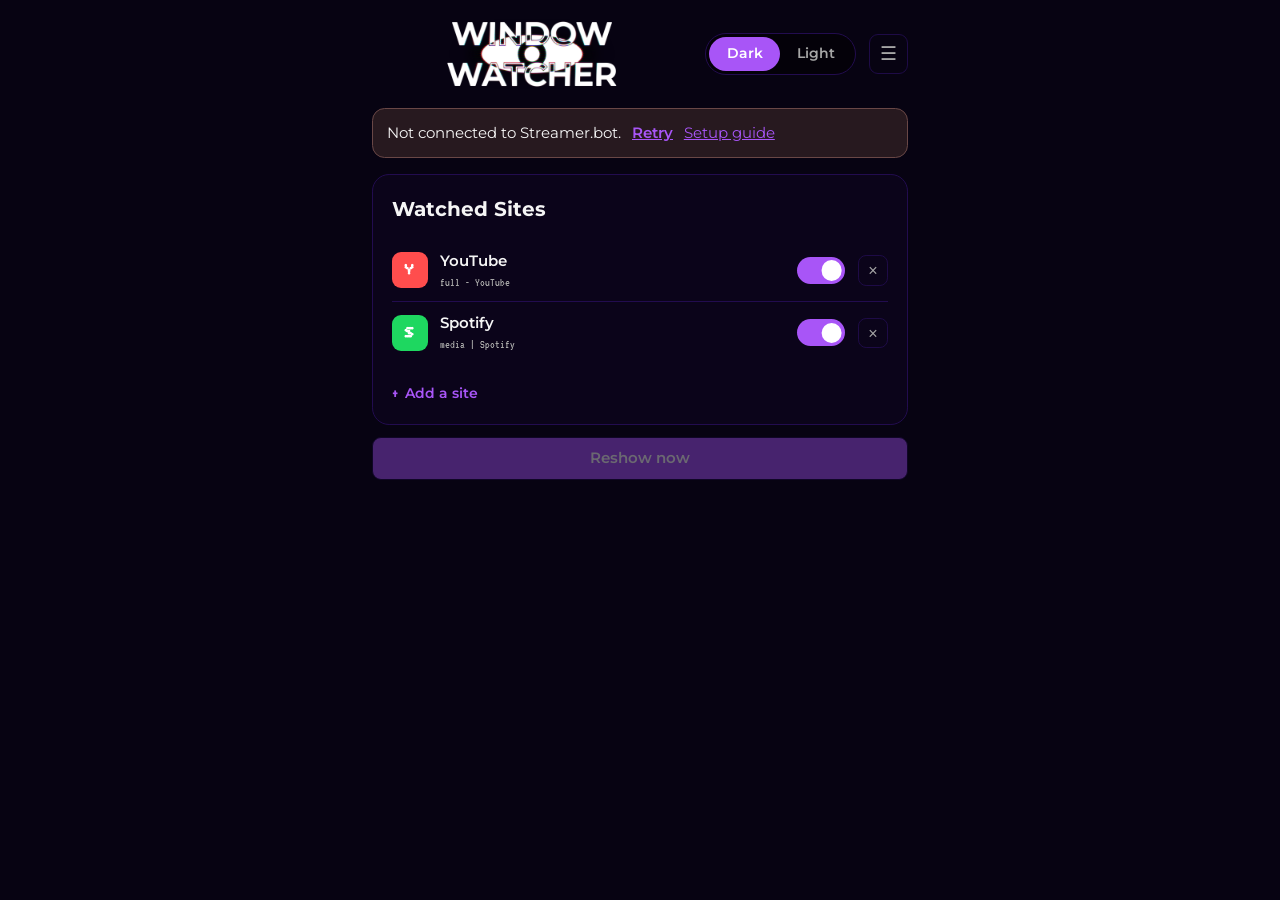
<file: index.html>
<!doctype html>
<html lang="en" data-theme="dark">
<head>
<meta charset="utf-8">
<meta name="viewport" content="width=device-width, initial-scale=1">
<title>Window Watcher</title>
<link rel="preconnect" href="https://fonts.googleapis.com">
<link rel="preconnect" href="https://fonts.gstatic.com" crossorigin>
<link href="https://fonts.googleapis.com/css2?family=Montserrat:opsz,wght@12..96,600;12..96,700&family=Bitcount+Grid+Single:wght@400;500;600&family=VT323:wght@400&display=swap" rel="stylesheet">
<link rel="stylesheet" href="./style.css">
</head>
<body>
<div class="wrap">

  <header>
    <div class="headbar">
      <div class="brand">
        <img class="logo-dark" src="./images/windowwatcher-logo-darkmode.png" alt="Window Watcher">
        <img class="logo-light" src="./images/windowwatcher-logo-lightmode.png" alt="Window Watcher">
      </div>
      <div class="right">
        <div class="seg" role="group" aria-label="Theme"><button id="thDark" aria-pressed="true">Dark</button><button id="thLight" aria-pressed="false">Light</button></div>
        <button class="iconbtn" id="menuBtn" aria-expanded="false" aria-label="Menu">☰</button>
      </div>
    </div>
  </header>

  <nav id="menu" hidden>
    <button data-view="behavior">Behavior</button>
    <button data-view="connection">Connection</button>
  </nav>

  <div class="notice" id="offline">
    <span>Not connected to Streamer.bot.</span>
    <button class="linkbtn" id="retryBtn">Retry</button>
    <a href="https://themadcurve.notion.site/Window-Watcher-3b947d7b963780dcb2dbd20a4332dcca" id="guideLink" target="_blank" rel="noopener">Setup guide</a>
  </div>

  <!-- HOME: watched sites -->
  <section class="view" id="view-sites">
    <section class="card">
      <h1>Watched Sites</h1>
      <div id="siteList"></div>
      <details class="disclosure">
        <summary>Add a site</summary>
        <div class="addgrid">
          <div class="full"><label for="asName">Name</label><input class="inp" id="asName" placeholder="SoundCloud"></div>
          <div class="full"><label for="asSuffix">Tab title ends with</label><input class="inp mono" id="asSuffix" placeholder=" - SoundCloud"></div>
          <div><label for="asMode">Show</label><select class="inp" id="asMode"><option value="full">Full title</option><option value="media">Track • artist</option></select></div>
          <div><label for="asColor">Pop-up Color</label><input class="inp" id="asColor" type="color" value="#a855f7"></div>
          <div class="full"><button class="btn primary" id="addBtn">Add site</button></div>
        </div>
      </details>
    </section>
    <button class="btn primary" id="reshowBtn" disabled>Reshow now</button>
    <div class="subtle" id="saveState"></div>
  </section>

  <!-- APPEARANCE -->
  <section class="view" id="view-appearance" hidden>
    <div class="subhead"><button class="back" data-back>‹ Back</button><h1>Appearance</h1></div>
    
    <div class="previewSlot"></div>
  </section>

  <!-- BEHAVIOR -->
  <section class="view" id="view-behavior" hidden>
    <div class="subhead"><button class="back" data-back>‹ Back</button><h1>Behavior</h1></div>
    <section class="card">
      <section class="card">
        <div class="row"><span class="lbl">Theme</span>
          <div class="seg" role="group" aria-label="Theme"><button id="thDark" aria-pressed="true">Dark</button><button id="thLight" aria-pressed="false">Light</button></div>
        </div>
        <div class="swatches" id="swatches"></div>
        <div class="hexrow"><div class="hexdot" id="hexDot"></div><input class="inp mono" id="hexInput" value="#A855F7" maxlength="7" aria-label="Custom accent"><span class="note">custom hex</span></div>
      </section>
      <div class="field"><label>On-screen time <span class="val" id="durVal">30s</span></label><input type="range" id="duration" min="5" max="120" step="1" value="30"></div>
      <div class="row"><span class="lbl">Alignment</span>
        <div class="seg" role="group" aria-label="Alignment"><button id="alLeft" aria-pressed="false">Left</button><button id="alCenter" aria-pressed="true">Center</button><button id="alRight" aria-pressed="false">Right</button></div>
      </div>
      <div class="row"><span class="lbl">Show artist line</span><input type="checkbox" class="toggle" id="showArtist" checked></div>
      <details class="disclosure"><summary>Fade timing</summary>
        <div class="grid2">
          <div class="field"><label>Fade in <span class="val" id="inVal">800ms</span></label><input type="range" id="fadeIn" min="200" max="2000" step="50" value="800"></div>
          <div class="field"><label>Fade out <span class="val" id="outVal">600ms</span></label><input type="range" id="fadeOut" min="200" max="2000" step="50" value="600"></div>
        </div>
      </details>
      <p class="subtle left">Resize the box by scaling the browser source in OBS.</p>
    </section>
    <div class="previewSlot"></div>
  </section>

  <!-- CONNECTION -->
  <section class="view" id="view-connection" hidden>
    <div class="subhead"><button class="back" data-back>‹ Back</button><h1>Connection</h1></div>
    <section class="card">
      <div class="statusline"><b id="connText">Disconnected</b><button class="linkbtn" id="retryBtn2">Reconnect</button></div>
      <div class="grid2">
        <div class="field"><label for="sbHost">Address</label><input class="inp mono" id="sbHost" value="127.0.0.1"></div>
        <div class="field"><label for="sbPort">Port</label><input class="inp mono" id="sbPort" value="8080"></div>
      </div>
      <div class="field"><label for="sbPass">Password (optional)</label><input class="inp mono" id="sbPass" type="password" placeholder="none"></div>
    </section>
    <section class="card">
      <h2>OBS overlay</h2>
      <button class="btn primary" id="overlayBtn">Copy overlay URL</button>
      <details class="disclosure export"><summary>Raw config</summary><pre id="configOut">{}</pre>
        <div class="btns"><button class="btn ghost" id="copyCfg">Copy config JSON</button></div>
      </details>
    </section>
  </section>

</div>

<!-- preview block, relocated into the active view -->
<div id="previewHolder" hidden>
  <div id="previewBlock">
    <section class="card">
      <h2>Preview <span class="side">live box</span></h2>
      <div class="stage">
        <div class="checker"></div>
        <div class="box" id="box">
          <div class="bi" id="bIcon">Y</div>
          <div><div class="bp" id="bPrimary">This is a Preview</div><div class="bs" id="bSecondary"></div></div>
        </div>
      </div>
      <div class="btns"><button class="btn ghost" id="testBtn">Test pop</button><button class="btn ghost" id="exitBtn">Play exit</button></div>
    </section>
  </div>
</div>

<div class="toast" id="toast"></div>

<script src="./script.js"></script>
</body>
</html>
</file>
<file: style.css>
:root{
  --accent:#a855f7;
  --font-display:"Montserrat",system-ui,sans-serif;
  --font-body:"Bitcount Grid Single",ui-monospace,monospace;
  --font-mono:"VT323",ui-monospace,monospace;
  --ease:cubic-bezier(.22,.61,.36,1);
  --ok:#3fd17a; --warn:#f5b544;

  --r-sm:.5rem; --r-md:.7rem; --r-lg:.95rem;
  --pad:1.05rem;      /* card padding */
  --gap:.7rem;        /* between cards */
  --stack:.85rem;     /* between items within a card */
  --ctl:2.4rem;       /* control height */
}
html[data-theme="dark"]{
  --bg:#070312;
  --bg-deep:#040109;
  --surface:#0b041a;
  --raised:#13072c;
  --border:#1e0b47;
  --border-soft:#220c4f;
  --text:#f5f5f5;
  --muted:#a6a6a6;
  --faint:#757575;
}

html[data-theme="light"]{
  --bg:#f9f7fd;
  --bg-deep:#f3effb;
  --surface:#fff;
  --raised:#ffffff;
  --border:#e6dff6;
  --border-soft:#e9e2f8;
  --text:#242424;
  --muted:#6b6b6b;
  --faint:#a3a3a3;
}

/* the whole UI scales with the dock width */
html{
  font-size: clamp(11px, 3vw, 18px);
}

*{
  box-sizing:border-box;
  margin: 0;
 }

body{
  margin:0;
  background:var(--bg);
  color:var(--text);
  font-family:var(--font-display);
  font-size:.95rem; line-height:1.5;
  -webkit-font-smoothing:antialiased;
  transition:background .3s var(--ease), color .3s var(--ease);
}
.wrap{
  max-width:32rem;
  margin:0 auto;
  padding:1rem 1.1rem 2.5rem;
}

/* header */
header{
  display:flex;
  flex-direction:column;
  gap:.6rem;
  margin-bottom:1rem;
}

.brand img{ width:60%; max-width:24rem; height:auto; display:block; margin:0 auto; }
html[data-theme="dark"] .brand .logo-light{ display:none; }
html[data-theme="light"] .brand .logo-dark{ display:none; }

.headbar{ display:flex; align-items:center; justify-content:space-between; gap:.7rem; }
.headbar .right{ display:flex; align-items:center; gap:.7rem; }

.iconbtn{
  appearance:none;
  background:transparent;
  border:1px solid var(--border);
  color:var(--muted);
  width:2.2rem;
  height:2.2rem;
  border-radius:var(--r-sm);
  cursor:pointer;
  font-size:1.05rem;
  line-height:1;
  display:grid;
  place-items:center; transition:border-color .2s, color .2s; }

.iconbtn:hover,

.iconbtn[aria-expanded="true"]{
  border-color:var(--accent);
  color:var(--accent);
}

/* menu sheet */
#menu{
  margin-bottom:.9rem;
  background:var(--surface);
  border:1px solid var(--border-soft);
  border-radius:var(--r-lg); overflow:hidden;
}

#menu[hidden]{
  display:none;
}

#menu button{
  appearance:none; width:100%;
  text-align:left;
  background:transparent;
  border:0;
  border-top:1px solid var(--border-soft);
  color:var(--text);
  font:inherit;
  font-weight:600;
  padding:.9rem 1rem;
  cursor:pointer;
  display:flex;
  align-items:center;
  justify-content:space-between;
  transition:background .15s;
}

#menu button:first-child{
  border-top:0;
}

#menu button:hover{
  background:var(--raised);
  color:var(--accent);
}

#menu button::after{
  content:"›";
  color:var(--faint);
  font-size:1.1rem;
}

/* offline notice */
.notice{ display:none; align-items:center; gap:.6rem; flex-wrap:wrap; background:color-mix(in srgb, var(--warn) 12%, var(--surface)); border:1px solid color-mix(in srgb, var(--warn) 35%, var(--border)); border-radius:var(--r-md); padding:.7rem .8rem; font-size:.85rem; margin-bottom:.9rem; }
.notice[data-show="1"]{ display:flex; }
.notice a{ color:var(--accent); }
.linkbtn{ appearance:none; background:transparent; border:0; color:var(--accent); font:inherit; font-weight:600; cursor:pointer; padding:0; text-decoration:underline; }

/* sub-page header */
.subhead{ display:flex; align-items:center; gap:.7rem; margin-bottom:.9rem; }
.back{ appearance:none; background:transparent; border:1px solid var(--border); color:var(--muted); border-radius:var(--r-sm); height:2.2rem; padding:0 .8rem; cursor:pointer; font:inherit; font-weight:600; font-size:.85rem; display:inline-flex; align-items:center; transition:.2s; }
.back:hover{ border-color:var(--accent); color:var(--text); }
.subhead h1{ margin:0; font-family:var(--font-display); font-weight:700; font-size:1.25rem; letter-spacing:-.01em; }

/* cards — even vertical rhythm via flex gap */
.card{ background:var(--surface); border:1px solid var(--border-soft); border-radius:var(--r-lg); padding:var(--pad); margin-bottom:var(--gap); display:flex; flex-direction:column; gap:var(--stack); }
.card h2{ margin:0; font-family:var(--font-display); display:flex; align-items:center; justify-content:space-between; }
.card h2 .side{ font-family:var(--font-mono); font-size:.62rem; color:var(--faint); font-weight:400; letter-spacing:.1em; text-transform:uppercase; }

/* aligned label/control row */
.row{ display:flex; align-items:center; justify-content:space-between; gap:.75rem; min-height:var(--ctl); }
.lbl{ font-size:.85rem; font-weight:500; }

/* segmented */
.seg{ display:inline-flex; background:var(--bg-deep); border:1px solid var(--border-soft); border-radius:999px; padding:.18rem; }
.seg button{ appearance:none; border:0; background:transparent; color:var(--muted); font:inherit; font-weight:600; font-size:.8rem; padding:.35rem .95rem; border-radius:999px; cursor:pointer; transition:.2s; }
.seg button[aria-pressed="true"]{ background:var(--accent); color:#fff; }

/* accent */
.swatches{ display:flex; flex-wrap:wrap; gap:.55rem; }
.swatch{ width:1.9rem; height:1.9rem; border-radius:.5rem; border:2px solid transparent; cursor:pointer; transition:transform .15s; }
.swatch:hover{ transform:translateY(-2px); }
.swatch[aria-pressed="true"]{ border-color:var(--text); box-shadow:0 0 0 3px var(--surface), 0 0 10px color-mix(in srgb, var(--swatch) 55%, transparent); }
.hexrow{ display:flex; align-items:center; gap:.55rem; }
.hexdot{ width:1.9rem; height:1.9rem; border-radius:.45rem; border:1px solid var(--border); background:var(--accent); flex-shrink:0; }
.hexrow .note{ color:var(--faint); font-size:.78rem; }

/* inputs */
.inp{ font-family:var(--font-body); font-size:.85rem; background:var(--bg-deep); color:var(--text); border:1px solid var(--border); border-radius:var(--r-sm); padding:0 .7rem; height:var(--ctl); width:100%; }
.inp.mono{ font-family:var(--font-mono); }
select.inp{ padding:0 .5rem; }
.inp[type="color"]{ padding:.2rem; cursor:pointer; }
.inp:focus-visible{ outline:2px solid var(--accent); outline-offset:1px; }
.hexrow .inp{ width:6.5rem; text-transform:uppercase; }

/* site rows — aligned grid */
.site{ display:grid; grid-template-columns:2rem 1fr auto auto; align-items:center; gap:.7rem; padding:.55rem 0; border-top:1px solid var(--border-soft); }
.site:first-child{ border-top:0; }
.site .si{ width:2rem; height:2rem; border-radius:.5rem; display:grid; place-items:center; color:#fff; font-family:var(--font-body); font-weight:700; font-size:.9rem; background:var(--sc,var(--accent)); }
.site[data-on="false"] .si{ filter:grayscale(1); opacity:.4; }
.site .nm{ font-weight:600; font-size:.85rem; }
.site .dt{ font-family:var(--font-mono); font-size:.66rem; color:var(--muted); margin-top:1px; }
.x{ appearance:none; background:transparent; border:1px solid var(--border); color:var(--muted); width:1.7rem; height:1.7rem; border-radius:.45rem; cursor:pointer; font-size:.9rem; line-height:1; }
.x:hover{ border-color:#ff8080; color:#ff9d9d; }
.toggle{ appearance:none; width:2.7rem; height:1.5rem; background:var(--border); border-radius:999px; position:relative; cursor:pointer; transition:background .2s; flex-shrink:0; }
.toggle::after{ content:""; position:absolute; top:.18rem; left:.18rem; width:1.14rem; height:1.14rem; border-radius:50%; background:#fff; transition:transform .2s; }
.toggle:checked{ background:var(--accent); }
.toggle:checked::after{ transform:translateX(1.2rem); }
.toggle:focus-visible{ outline:2px solid var(--accent); outline-offset:2px; }

/* disclosures */
.disclosure > summary{ list-style:none; cursor:pointer; font-size:.8rem; font-weight:600; color:var(--accent); display:inline-flex; align-items:center; gap:.4rem; }
.disclosure > summary::-webkit-details-marker{ display:none; }
.disclosure > summary::before{ content:"+"; font-family:var(--font-mono); }
.disclosure[open] > summary::before{ content:"–"; }
.addgrid{ display:grid; grid-template-columns:1fr 1fr; gap:.7rem; margin-top:.85rem; }
.addgrid .full{ grid-column:1 / -1; }
.addgrid label, .field label{ display:block; font-size:.75rem; font-weight:600; color:var(--muted); margin-bottom:.35rem; }

/* window picker list */
#winList{ border:1px solid var(--border-soft); border-radius:var(--r-sm); overflow:hidden; }
#winList[hidden]{ display:none; }
#winList button{ appearance:none; width:100%; text-align:left; background:var(--bg-deep); border:0; border-top:1px solid var(--border-soft); color:var(--text); font:inherit; font-size:.8rem; padding:.6rem .7rem; cursor:pointer; white-space:nowrap; overflow:hidden; text-overflow:ellipsis; }
#winList button:first-child{ border-top:0; }
#winList button:hover{ background:var(--raised); color:var(--accent); }
#winList .empty{ padding:.65rem .7rem; font-size:.78rem; color:var(--faint); }

/* fields (sliders etc.) */
.field label .val{ font-family:var(--font-mono); color:var(--accent); font-size:.72rem; float:right; }
input[type="range"]{ width:100%; accent-color:var(--accent); margin:.2rem 0 0; }
.grid2{ display:grid; grid-template-columns:1fr 1fr; gap:.85rem; margin-top:.85rem; }

/* preview */
.stage{ position:relative; height:10.5rem; border-radius:var(--r-md); overflow:hidden; background:var(--bg-deep); border:1px solid var(--border-soft); }
.stage .checker{ position:absolute; inset:0; opacity:.22; background-image:linear-gradient(45deg,var(--border-soft) 25%,transparent 25%),linear-gradient(-45deg,var(--border-soft) 25%,transparent 25%),linear-gradient(45deg,transparent 75%,var(--border-soft) 75%),linear-gradient(-45deg,transparent 75%,var(--border-soft) 75%); background-size:1.2rem 1.2rem; background-position:0 0,0 .6rem,.6rem -.6rem,-.6rem 0; }
.box{ position:absolute; bottom:.9rem; display:inline-flex; align-items:center; gap:.6rem; max-width:calc(100% - 1.8rem); padding:.6rem .85rem .6rem .65rem; border-radius:.7rem; background:color-mix(in srgb, var(--bg) 82%, transparent); border:1px solid color-mix(in srgb, var(--accent) 40%, var(--border)); backdrop-filter:blur(7px); box-shadow:0 5px 16px color-mix(in srgb, var(--accent) 22%, transparent); opacity:0; white-space:nowrap; }
.box[data-align="left"]{ left:.9rem; }
.box[data-align="center"]{ left:50%; }
.box[data-align="right"]{ right:.9rem; }
.box .bi{ width:2rem; height:2rem; border-radius:.5rem; display:grid; place-items:center; color:#fff; font-family:var(--font-display); font-weight:700; font-size:.85rem; background:var(--bc,var(--accent)); flex-shrink:0; }
.box .bp{ font-weight:600; font-size:.85rem; overflow:hidden; text-overflow:ellipsis; }
.box .bs{ font-family:var(--font-mono); font-size:.68rem; color:var(--muted); }

/* buttons — full width by default; side-by-side inside .btns */
.btn{ appearance:none; font:inherit; font-weight:600; font-size:.85rem; border-radius:var(--r-sm); height:var(--ctl); padding:0 .9rem; cursor:pointer; border:1px solid var(--border); background:var(--raised); color:var(--text); transition:transform .12s, border-color .2s; width:100%; display:inline-flex; align-items:center; justify-content:center; }
.btn:hover{ transform:translateY(-1px); border-color:var(--accent); }
.btn.primary{ background:var(--accent); border-color:var(--accent); color:#fff; }
.btn.ghost{ font-size:.78rem; height:2rem; }
.btn[disabled]{ opacity:.4; cursor:not-allowed; transform:none; border-color:var(--border); }
.btns{ display:flex; gap:.55rem; }
.btns .btn{ flex:1; width:auto; }

.subtle{ text-align:center; font-size:.72rem; color:var(--faint); min-height:1rem; }
.subtle.left{ text-align:left; }
.statusline{ display:flex; align-items:center; gap:.55rem; font-size:.85rem; }
.statusline img{ width:.8rem; height:.8rem; }
.statusline .linkbtn{ margin-left:auto; }

.export pre{ margin:0; font-family:var(--font-mono); font-size:.7rem; color:var(--muted); max-height:9rem; overflow:auto; white-space:pre-wrap; word-break:break-word; background:var(--bg-deep); padding:.7rem; border-radius:var(--r-sm); }

.toast{ position:fixed; bottom:1.1rem; left:50%; transform:translateX(-50%) translateY(1rem); background:var(--raised); border:1px solid var(--accent); color:var(--text); padding:.6rem 1rem; border-radius:999px; font-size:.8rem; font-weight:600; opacity:0; pointer-events:none; transition:.25s var(--ease); z-index:10; }
.toast.show{ opacity:1; transform:translateX(-50%) translateY(0); }
.view[hidden]{ display:none; }
@media (prefers-reduced-motion:reduce){ *{ transition-duration:.01ms !important; } }
</file>
